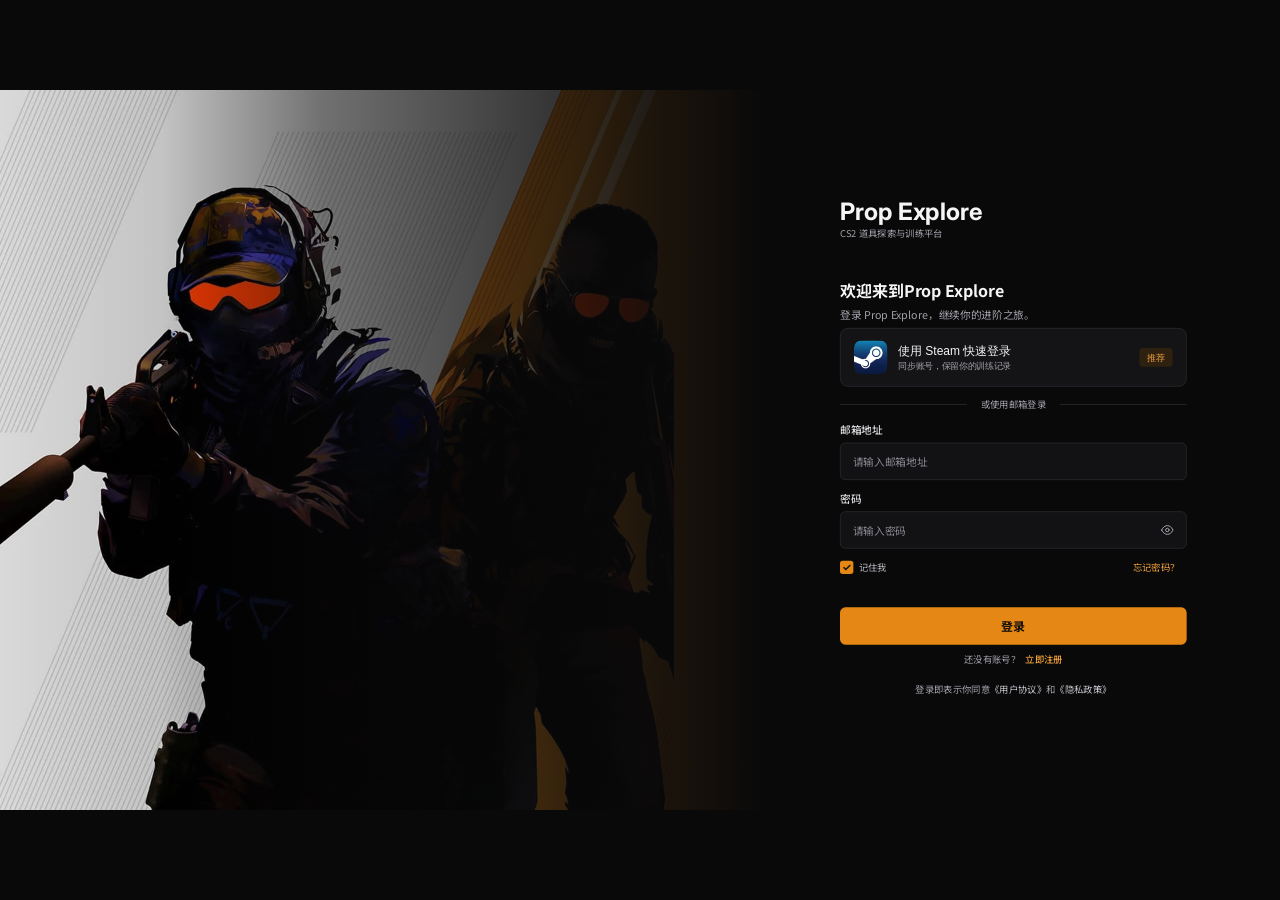
<file: works/prop-explore/index.html>
<!DOCTYPE html>
<html lang="zh-CN">
<head>
<meta charset="UTF-8">
<meta name="viewport" content="width=device-width, initial-scale=1.0">
<title>Prop Explore · 登录</title>
<link rel="icon" type="image/png" href="assets/steam-icon.png">
<link rel="preconnect" href="https://fonts.googleapis.com">
<link rel="preconnect" href="https://fonts.gstatic.com" crossorigin>
<link href="https://fonts.googleapis.com/css2?family=Inter:wght@400;500;700&family=Noto+Sans+SC:wght@400;500;700&display=swap" rel="stylesheet">
<link rel="stylesheet" href="css/style.css">
</head>
<body class="page-login">
<div class="stage login-stage" id="stage">

  <!-- 左侧视觉区 -->
  <div class="login-visual">
    <img class="hero" id="loginHero" src="assets/hero-login.jpg" alt="CS2 角色视觉">
    <div class="orange-edge"></div>
    <div class="fade"></div>
  </div>

  <!-- 右侧登录面板 -->
  <div class="login-panel">
    <h1 class="brand-name">Prop Explore</h1>
    <p class="brand-desc">CS2 道具探索与训练平台</p>

    <h2 class="login-title">欢迎来到Prop Explore</h2>
    <p class="login-sub">登录 Prop Explore，继续你的进阶之旅。</p>

    <button type="button" class="steam-btn" id="steamBtn">
      <span class="steam-icon" role="img" aria-label="Steam"></span>
      <span class="steam-texts">
        <span class="steam-title">使用 Steam 快速登录</span><br>
        <span class="steam-sub">同步账号，保留你的训练记录</span>
      </span>
      <span class="steam-badge">推荐</span>
    </button>

    <div class="divider">
      <span class="line"></span>
      <span class="divider-text">或使用邮箱登录</span>
      <span class="line"></span>
    </div>

    <form id="loginForm" novalidate>
      <div class="field">
        <label class="field-label" for="email">邮箱地址</label>
        <div class="input-wrap">
          <input type="email" id="email" placeholder="请输入邮箱地址" autocomplete="email">
        </div>
      </div>

      <div class="field">
        <label class="field-label" for="password">密码</label>
        <div class="input-wrap">
          <input type="password" id="password" placeholder="请输入密码" autocomplete="current-password">
          <button type="button" class="eye-btn" id="eyeBtn" aria-label="显示密码">
            <svg id="iconEyeOpen" width="20" height="20" viewBox="0 0 20 20" fill="none" stroke="currentColor" stroke-width="1.5" stroke-linecap="round" stroke-linejoin="round">
              <path d="M1.5 10C3.5 5.5 6.8 3.5 10 3.5C13.2 3.5 16.5 5.5 18.5 10C16.5 14.5 13.2 16.5 10 16.5C6.8 16.5 3.5 14.5 1.5 10Z"/>
              <circle cx="10" cy="10" r="2.6"/>
            </svg>
            <svg id="iconEyeOff" width="20" height="20" viewBox="0 0 20 20" fill="none" stroke="currentColor" stroke-width="1.5" stroke-linecap="round" stroke-linejoin="round" style="display:none">
              <path d="M2 10c2-4.2 4.9-6.2 8-6.2 1.6 0 3.1.5 4.4 1.5M18 10c-.9 1.7-2 3.1-3.3 4.2"/>
              <path d="M4 16.5 16 3.5"/>
            </svg>
          </button>
        </div>
      </div>

      <div class="login-options">
        <span class="remember" id="rememberRow">
          <span class="checkbox" id="rememberBox">✓</span>
          <span class="remember-text">记住我</span>
        </span>
        <a class="forgot" href="javascript:void(0)">忘记密码？</a>
      </div>

      <button type="submit" class="login-btn">登录</button>
    </form>

    <div class="register-row">
      <span class="hint">还没有账号？</span>
      <a class="link" href="javascript:void(0)">立即注册</a>
    </div>

    <div class="agree-row">
      <span>登录即表示你同意</span>
      <a class="doc" href="javascript:void(0)">《用户协议》</a>
      <span>和</span>
      <a class="doc" href="javascript:void(0)">《隐私政策》</a>
    </div>
  </div>

</div>
<script src="js/app.js"></script>
</body>
</html>
</file>
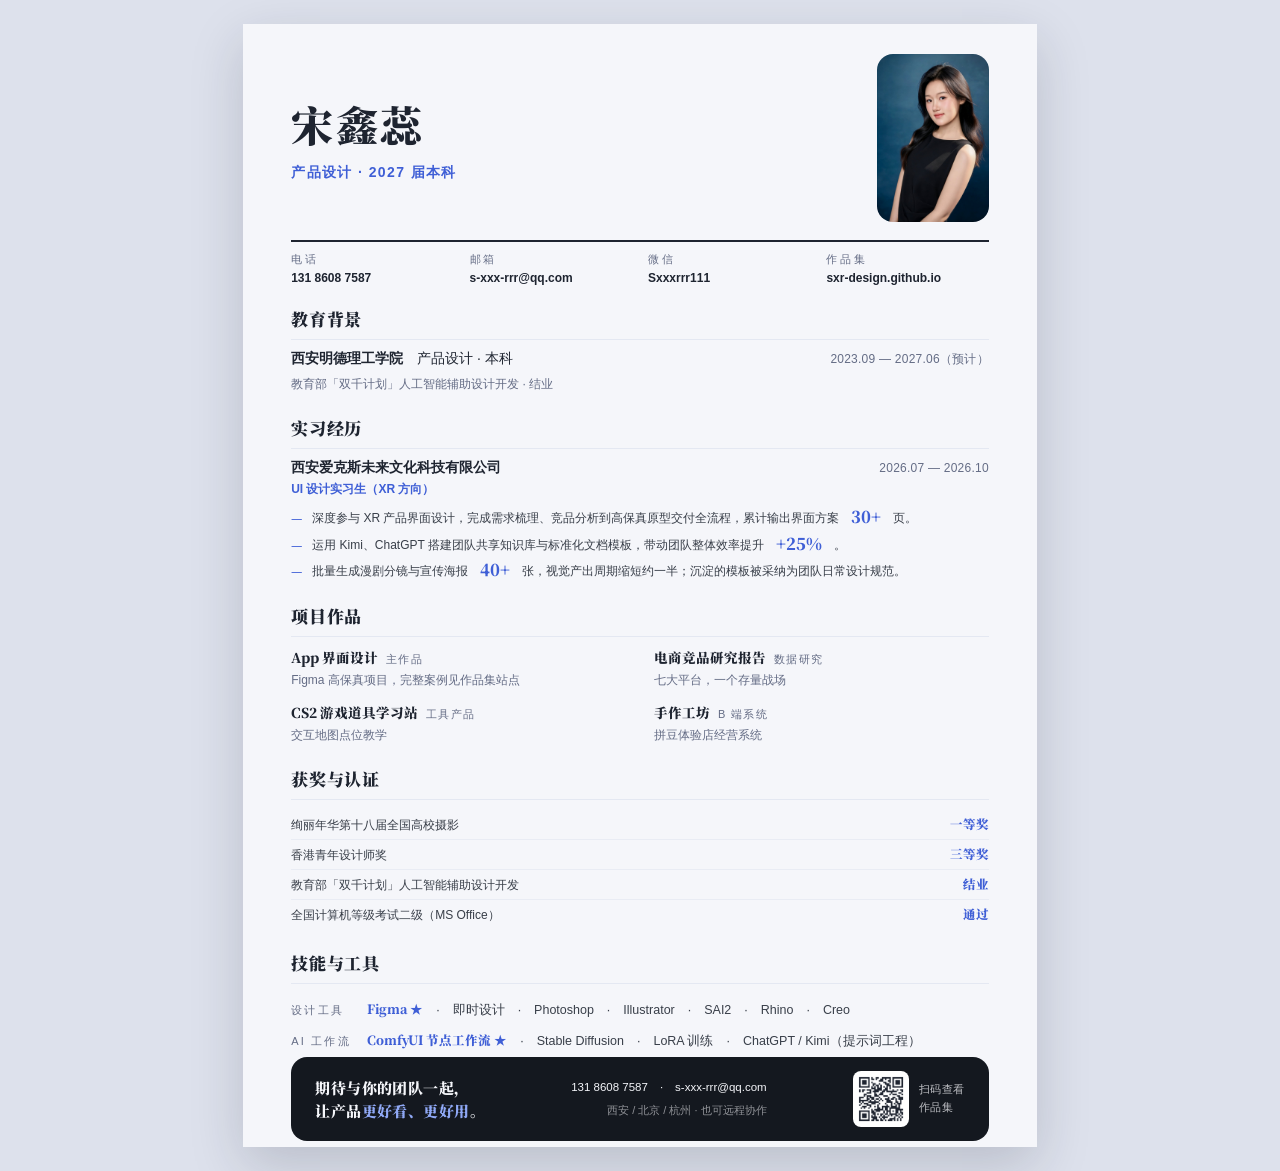
<file: resume.html>
<!DOCTYPE html>
<html lang="zh-CN">
<head>
<meta charset="UTF-8">
<meta name="viewport" content="width=device-width, initial-scale=1.0">
<title>宋鑫蕊 · 简历 | 产品设计</title>
<link rel="preconnect" href="https://fonts.googleapis.com">
<link rel="preconnect" href="https://fonts.gstatic.com" crossorigin>
<link rel="stylesheet" href="https://fonts.googleapis.com/css2?family=Noto+Serif+SC:wght@600;900&display=swap">
<style>
  :root {
    --paper: #F5F6FA;
    --ink: #1E2430;
    --inkdeep: #14181F;
    --muted: #646C85;
    --accent: #3F5FD6;
    --accentlight: #8FA8F5;
    --line: #E4E8F2;
  }
  * { margin: 0; padding: 0; box-sizing: border-box; }
  html, body { background: #DDE1EC; }
  body {
    font-family: "PingFang SC", "Microsoft YaHei", sans-serif;
    color: var(--ink);
    -webkit-print-color-adjust: exact;
    print-color-adjust: exact;
  }

  @page { size: A4 portrait; margin: 0; }

  .sheet {
    width: 210mm; height: 297mm;
    margin: 24px auto;
    background: var(--paper);
    padding: 30px 48px 30px;
    display: flex; flex-direction: column;
    box-shadow: 0 18px 50px rgba(30,36,48,.18);
    overflow: hidden;
  }
  @media print {
    html, body { background: #fff; }
    .sheet { margin: 0; box-shadow: none; }
  }

  .serif { font-family: "Noto Serif SC", "Songti SC", SimSun, serif; }
  .rule { height: 1px; background: var(--line); }

  /* ── 头部 ── */
  header { display: flex; justify-content: space-between; align-items: center; gap: 32px; }
  .head-left h1 { font-size: 42px; font-weight: 900; letter-spacing: .06em; }
  .head-sub { margin-top: 10px; font-size: 14px; font-weight: 600; color: var(--accent); letter-spacing: .1em; }

  .photo-frame img {
    width: 112px; height: 168px; object-fit: cover; border-radius: 16px; display: block;
  }

  /* ── 联系条 ── */
  .contact-band {
    margin-top: 18px;
    display: grid; grid-template-columns: repeat(4, 1fr); gap: 16px;
    border-top: 2px solid var(--ink);
    padding-top: 10px;
  }
  .contact-band .k { font-size: 11px; letter-spacing: .24em; color: var(--muted); }
  .contact-band .v { font-size: 12px; color: var(--ink); margin-top: 4px; font-weight: 600; }

  /* ── 区块：标题说话，不加序号与英文 ── */
  section { margin-top: 21px; }
  section h2 { font-size: 17px; font-weight: 900; letter-spacing: .04em; }
  section .rule { margin-top: 8px; margin-bottom: 10px; }

  .metric { font-family: "Noto Serif SC", serif; font-weight: 900; color: var(--accent); font-size: 1.35em; line-height: 1; padding: 0 .12em; }

  .row-between { display: flex; justify-content: space-between; align-items: baseline; gap: 12px; }
  .date { font-size: 12px; color: var(--muted); flex-shrink: 0; letter-spacing: .02em; }

  /* 教育 */
  .edu-school { font-size: 14px; font-weight: 700; }
  .edu-school .major { font-weight: 500; }
  .edu-sub { margin-top: 6px; font-size: 12px; color: var(--muted); line-height: 1.7; }
  .edu-sub strong { font-family: "Noto Serif SC", serif; font-weight: 900; color: var(--accent); font-size: 1.2em; padding: 0 .08em; }

  /* 实习 */
  .exp-company { font-size: 14px; font-weight: 700; }
  .exp-role { margin-top: 4px; font-size: 12px; font-weight: 600; color: var(--accent); }
  .exp-list { margin-top: 10px; display: flex; flex-direction: column; gap: 6px; }
  .exp-list li { list-style: none; display: flex; gap: 10px; font-size: 12px; line-height: 1.7; color: rgba(30,36,48,.88); }
  .exp-list li::before { content: "—"; color: var(--accent); font-family: "Noto Serif SC", serif; font-weight: 900; flex-shrink: 0; }

  /* 作品：无卡片，名称+一行说明 */
  .works-grid { display: grid; grid-template-columns: 1fr 1fr; gap: 12px 28px; }
  .work-item .name { font-size: 13.5px; font-weight: 900; font-family: "Noto Serif SC", serif; }
  .work-item .name .cat { font-family: "PingFang SC", "Microsoft YaHei", sans-serif; font-size: 11px; font-weight: 500; color: var(--muted); letter-spacing: .12em; margin-left: 8px; }
  .work-item .desc { font-size: 12px; color: var(--muted); margin-top: 4px; line-height: 1.6; }

  /* 获奖 */
  .award-list { display: flex; flex-direction: column; }
  .award-list .row {
    display: flex; justify-content: space-between; align-items: baseline; gap: 12px;
    padding: 5px 0; border-bottom: 1px solid rgba(228,232,242,.7);
    font-size: 12px; color: rgba(30,36,48,.88);
  }
  .award-list .row:last-child { border-bottom: none; }
  .award-list .row .lv { font-family: "Noto Serif SC", serif; font-size: 12.5px; color: var(--accent); font-weight: 900; flex-shrink: 0; }

  /* 技能 */
  .skill-group { display: flex; gap: 16px; padding: 4px 0; align-items: baseline; }
  .skill-group .g { font-size: 11px; letter-spacing: .2em; color: var(--muted); flex-shrink: 0; width: 60px; }
  .skill-group .items { font-size: 12.5px; line-height: 1.8; color: rgba(30,36,48,.88); }
  .skill-group .items b { font-family: "Noto Serif SC", serif; font-weight: 900; color: var(--accent); }

  /* ── 底部深色条 ── */
  footer {
    margin-top: auto;
    background: var(--inkdeep); color: var(--paper);
    border-radius: 16px;
    padding: 14px 24px;
    display: flex; align-items: center; justify-content: space-between; gap: 20px;
  }
  footer .slogan { font-family: "Noto Serif SC", serif; font-size: 15px; font-weight: 900; line-height: 1.55; letter-spacing: .03em; }
  footer .slogan em { font-style: normal; color: var(--accentlight); }
  footer .meta { text-align: right; font-size: 11px; color: rgba(245,246,250,.55); line-height: 2; flex-shrink: 0; }
  footer .meta b { color: var(--paper); font-weight: 500; font-size: 11.5px; }
  footer .qr { display: flex; align-items: center; gap: 10px; flex-shrink: 0; }
  footer .qr img { width: 56px; height: 56px; border-radius: 8px; background: #fff; padding: 3px; display: block; }
  footer .qr span { font-size: 11px; line-height: 1.6; color: rgba(245,246,250,.75); letter-spacing: .05em; }
</style>
</head>
<body>
<div class="sheet">

  <header>
    <div class="head-left">
      <h1 class="serif">宋鑫蕊</h1>
      <p class="head-sub">产品设计 · 2027 届本科</p>
    </div>
    <div class="photo-frame">
      <img src="photo.jpg" alt="宋鑫蕊个人照片">
    </div>
  </header>

  <div class="contact-band">
    <div class="item"><div class="k">电话</div><div class="v">131 8608 7587</div></div>
    <div class="item"><div class="k">邮箱</div><div class="v">s-xxx-rrr@qq.com</div></div>
    <div class="item"><div class="k">微信</div><div class="v">Sxxxrrr111</div></div>
    <div class="item"><div class="k">作品集</div><div class="v">sxr-design.github.io</div></div>
  </div>

  <section>
    <h2 class="serif">教育背景</h2>
    <div class="rule"></div>
    <div class="row-between">
      <div class="edu-school">西安明德理工学院　<span class="major">产品设计 · 本科</span></div>
      <div class="date">2023.09 — 2027.06（预计）</div>
    </div>
    <p class="edu-sub">教育部「双千计划」人工智能辅助设计开发 · 结业</p>
  </section>

  <section>
    <h2 class="serif">实习经历</h2>
    <div class="rule"></div>
    <div class="row-between">
      <div class="exp-company">西安爱克斯未来文化科技有限公司</div>
      <div class="date">2026.07 — 2026.10</div>
    </div>
    <p class="exp-role">UI 设计实习生（XR 方向）</p>
    <ul class="exp-list">
      <li>深度参与 XR 产品界面设计，完成需求梳理、竞品分析到高保真原型交付全流程，累计输出界面方案 <span class="metric">30+</span> 页。</li>
      <li>运用 Kimi、ChatGPT 搭建团队共享知识库与标准化文档模板，带动团队整体效率提升 <span class="metric">+25%</span>。</li>
      <li>批量生成漫剧分镜与宣传海报 <span class="metric">40+</span> 张，视觉产出周期缩短约一半；沉淀的模板被采纳为团队日常设计规范。</li>
    </ul>
  </section>

  <section>
    <h2 class="serif">项目作品</h2>
    <div class="rule"></div>
    <div class="works-grid">
      <div class="work-item">
        <div class="name">App 界面设计<span class="cat">主作品</span></div>
        <div class="desc">Figma 高保真项目，完整案例见作品集站点</div>
      </div>
      <div class="work-item">
        <div class="name">电商竞品研究报告<span class="cat">数据研究</span></div>
        <div class="desc">七大平台，一个存量战场</div>
      </div>
      <div class="work-item">
        <div class="name">CS2 游戏道具学习站<span class="cat">工具产品</span></div>
        <div class="desc">交互地图点位教学</div>
      </div>
      <div class="work-item">
        <div class="name">手作工坊<span class="cat">B 端系统</span></div>
        <div class="desc">拼豆体验店经营系统</div>
      </div>
    </div>
  </section>

  <section>
    <h2 class="serif">获奖与认证</h2>
    <div class="rule"></div>
    <div class="award-list">
      <div class="row"><span>绚丽年华第十八届全国高校摄影</span><span class="lv">一等奖</span></div>
      <div class="row"><span>香港青年设计师奖</span><span class="lv">三等奖</span></div>
      <div class="row"><span>教育部「双千计划」人工智能辅助设计开发</span><span class="lv">结业</span></div>
      <div class="row"><span>全国计算机等级考试二级（MS Office）</span><span class="lv">通过</span></div>
    </div>
  </section>

  <section>
    <h2 class="serif">技能与工具</h2>
    <div class="rule"></div>
    <div class="skill-group">
      <div class="g">设计工具</div>
      <div class="items"><b>Figma ★</b>　·　即时设计　·　Photoshop　·　Illustrator　·　SAI2　·　Rhino　·　Creo</div>
    </div>
    <div class="skill-group">
      <div class="g">AI 工作流</div>
      <div class="items"><b>ComfyUI 节点工作流 ★</b>　·　Stable Diffusion　·　LoRA 训练　·　ChatGPT / Kimi（提示词工程）</div>
    </div>
  </section>

  <footer>
    <p class="slogan">期待与你的团队一起，<br>让产品<em>更好看、更好用</em>。</p>
    <div class="meta">
      <b>131 8608 7587　·　s-xxx-rrr@qq.com</b><br>
      西安 / 北京 / 杭州 · 也可远程协作
    </div>
    <div class="qr">
      <img src="qr.png" alt="作品集二维码">
      <span>扫码查看<br>作品集</span>
    </div>
  </footer>

</div>
</body>
</html>
</file>
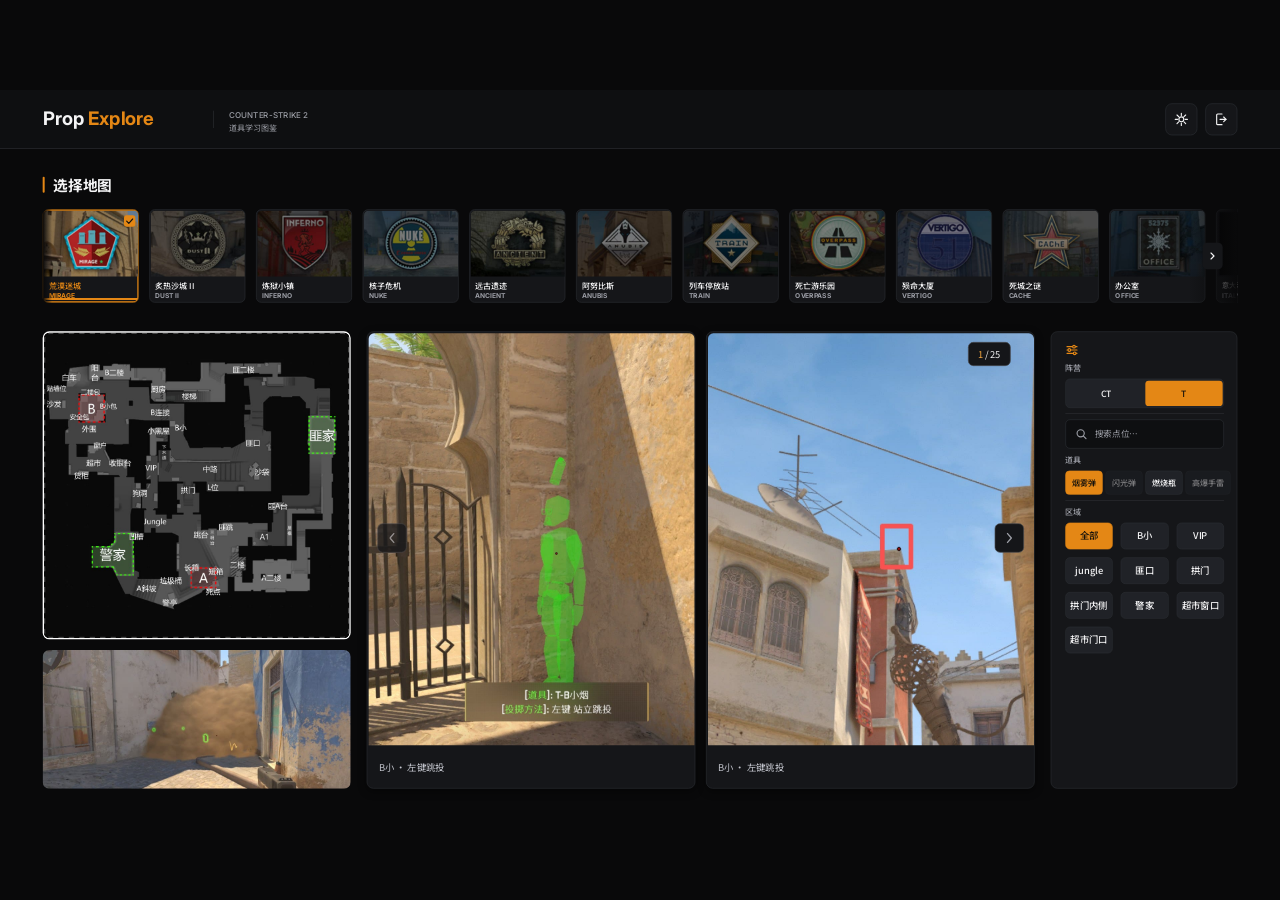
<file: works/prop-explore/home.html>
<!DOCTYPE html>
<html lang="zh-CN" data-theme="dark">
<head>
<meta charset="UTF-8">
<meta name="viewport" content="width=device-width, initial-scale=1.0">
<title>Prop Explore · 道具学习图鉴</title>
<link rel="icon" type="image/png" href="assets/steam-icon.png">
<link rel="preconnect" href="https://fonts.googleapis.com">
<link rel="preconnect" href="https://fonts.gstatic.com" crossorigin>
<link href="https://fonts.googleapis.com/css2?family=Inter:wght@400;500;700&family=Noto+Sans+SC:wght@400;500;700&display=swap" rel="stylesheet">
<link rel="stylesheet" href="css/style.css">
</head>
<body class="page-home">
<div class="stage home-stage" id="stage">

  <!-- 顶部导航 -->
  <header class="topbar">
    <div class="logo">Prop <span class="accent">Explore</span></div>
    <div class="brand-divider"></div>
    <div class="brand-en">COUNTER-STRIKE 2</div>
    <div class="brand-cn">道具学习图鉴</div>

    <button class="nav-btn filter-btn" id="filterBtn" aria-label="展开筛选面板">
      <svg width="20" height="20" viewBox="0 0 20 20" fill="none" stroke="currentColor" stroke-width="1.7" stroke-linecap="round" stroke-linejoin="round">
        <path d="M2.5 5h15M2.5 10h15M2.5 15h15"/>
        <circle cx="13" cy="5" r="2" fill="var(--card)" stroke="currentColor"/>
        <circle cx="6" cy="10" r="2" fill="var(--card)" stroke="currentColor"/>
        <circle cx="14" cy="15" r="2" fill="var(--card)" stroke="currentColor"/>
      </svg>
    </button>

    <button class="nav-btn theme-btn" id="themeBtn" aria-label="切换至浅色主题">
      <!-- 太阳图标（暗色态显示，点击切换浅色） -->
      <svg id="iconSun" width="22" height="22" viewBox="0 0 22 22" fill="none" stroke="currentColor" stroke-width="1.7" stroke-linecap="round">
        <circle cx="11" cy="11" r="3.67"/>
        <path d="M16.6 11H20.2M11 16.6V20.2M5.4 11H1.8M11 5.4V1.8M14.96 14.96 17.51 17.51M14.96 7.04 17.51 4.49M7.04 14.96 4.49 17.51M7.04 7.04 4.49 4.49"/>
      </svg>
      <!-- 月亮图标（亮色态显示，点击切换暗色） -->
      <svg id="iconMoon" width="22" height="22" viewBox="0 0 22 22" fill="none" stroke="currentColor" stroke-width="1.7" stroke-linecap="round" stroke-linejoin="round" style="display:none">
        <path d="M18.3 13.5A7.3 7.3 0 0 1 8.5 3.7 7.3 7.3 0 1 0 18.3 13.5Z"/>
      </svg>
    </button>

    <button class="nav-btn logout-btn" id="logoutBtn" aria-label="退出登录">
      <svg width="22" height="22" viewBox="0 0 22 22" fill="none" stroke="currentColor" stroke-width="1.7" stroke-linecap="round" stroke-linejoin="round">
        <path d="M12 3H5.5A1.5 1.5 0 0 0 4 4.5v13A1.5 1.5 0 0 0 5.5 19H12"/>
        <path d="M14.5 7.5 18 11l-3.5 3.5"/>
        <path d="M9 11h9"/>
      </svg>
    </button>

    <div class="nav-line"></div>
  </header>

  <!-- 选择地图 -->
  <div class="section-head">
    <span class="accent-bar"></span>
    <span class="section-title">选择地图</span>
  </div>

  <div class="map-strip">
    <div class="map-track" id="mapTrack"></div>
    <div class="strip-fade left"></div>
    <div class="strip-fade right"></div>
    <button class="slide-hint" id="slideHint" aria-label="滑动查看更多">
      <svg width="18" height="18" viewBox="0 0 18 18" fill="none" stroke="currentColor" stroke-width="1.7" stroke-linecap="round" stroke-linejoin="round">
        <path d="M6.5 4.5 11 9l-4.5 4.5"/>
      </svg>
    </button>
  </div>

  <!-- 内容区 -->
  <main class="content">

    <!-- 左：雷达图 + 道具效果图 -->
    <div class="radar-col">
      <button class="radar-toggle" id="radarToggle" type="button" aria-expanded="true">
        <span class="radar-toggle-text">地图点位图</span>
        <svg width="16" height="16" viewBox="0 0 16 16" fill="none" stroke="currentColor" stroke-width="1.7" stroke-linecap="round" stroke-linejoin="round">
          <path d="M3.5 10 8 5.5l4.5 4.5"/>
        </svg>
      </button>
      <div class="radar-box">
        <img src="assets/radar.jpg" alt="荒漠迷城 俯视雷达图">
      </div>
      <div class="effect-box">
        <img class="effect-img" id="effectImg" alt="道具效果图">
        <span class="ph1">道具效果图</span>
        <span class="ph2">图片占位</span>
      </div>
    </div>

    <!-- 中：双图预览 -->
    <div class="preview-col">
      <div class="spot-card card-a">
        <div class="thumb" role="img" aria-label="点位场景图 1"></div>
        <div class="caption"><span>W+跳跃投掷</span></div>
      </div>
      <div class="spot-card card-b">
        <div class="thumb" role="img" aria-label="点位场景图 2"></div>
        <div class="caption"><span>W+跳跃投掷</span></div>
      </div>

      <button class="page-btn prev" disabled aria-label="上一张">
        <svg width="8" height="16" viewBox="0 0 8 16" fill="none" stroke="currentColor" stroke-width="2" stroke-linecap="round" stroke-linejoin="round">
          <path d="M7 1 1 8l6 7"/>
        </svg>
      </button>
      <button class="page-btn next" disabled aria-label="下一张">
        <svg width="8" height="16" viewBox="0 0 8 16" fill="none" stroke="currentColor" stroke-width="2" stroke-linecap="round" stroke-linejoin="round">
          <path d="M1 1l6 7-6 7"/>
        </svg>
      </button>
      <div class="page-counter">
        <span class="cur">1</span><span class="total">/ 1</span>
      </div>
    </div>

    <!-- 右：筛选面板 -->
    <aside class="filter-panel">
      <span class="filter-head-icon">
        <svg width="20" height="20" viewBox="0 0 20 20" fill="none" stroke="currentColor" stroke-width="1.7" stroke-linecap="round" stroke-linejoin="round">
          <path d="M2.5 5h15M2.5 10h15M2.5 15h15"/>
          <circle cx="13" cy="5" r="2" fill="var(--card)" stroke="currentColor"/>
          <circle cx="6" cy="10" r="2" fill="var(--card)" stroke="currentColor"/>
          <circle cx="14" cy="15" r="2" fill="var(--card)" stroke="currentColor"/>
        </svg>
      </span>

      <span class="filter-label faction">阵营</span>
      <div class="faction-seg" id="factionSeg" data-active="t">
        <span class="seg-thumb"></span>
        <button class="seg-item" data-side="ct" type="button">CT</button>
        <button class="seg-item" data-side="t" type="button">T</button>
      </div>

      <div class="filter-divider d1"></div>

      <div class="search-box">
        <svg width="20" height="20" viewBox="0 0 20 20" fill="none" stroke="currentColor" stroke-width="1.7" stroke-linecap="round">
          <circle cx="9" cy="9" r="5.4"/>
          <path d="M13.2 13.2 17 17"/>
        </svg>
        <input type="text" placeholder="搜索点位…">
      </div>

      <span class="filter-label prop">道具</span>
      <div class="prop-chips" id="propChips">
        <button class="chip active" type="button" data-prop="smoke">烟雾弹</button>
        <button class="chip" type="button" data-prop="flash">闪光弹</button>
        <button class="chip" type="button" data-prop="molotov">燃烧瓶</button>
        <button class="chip" type="button" data-prop="he">高爆手雷</button>
      </div>

      <div class="filter-divider d2"></div>

      <span class="filter-label region">区域</span>
      <div class="region-grid" id="regionGrid"></div>
    </aside>
  </main>

  <!-- 轻提示（道具未上新等） -->
  <div class="toast" id="toast" role="status"></div>

  <!-- 地图未上线 · 提示弹窗 -->
  <div class="modal-mask" id="modalMask">
    <div class="modal" role="dialog" aria-modal="true">
      <span class="modal-msg">暂未上线，敬请期待。</span>
      <button class="modal-btn" id="modalOk" type="button">知道了</button>
    </div>
  </div>

</div>
<script src="js/app.js"></script>
</body>
</html>
</file>
<file: works/prop-explore/css/style.css>
/* ============================================================
   Prop Explore · Design System v1.0
   1:1 复刻自 Figma「cs网站」设计稿
   字体: Noto Sans SC / Inter
   ============================================================ */

* { margin: 0; padding: 0; box-sizing: border-box; }

:root {
  /* 暗色模式 / Dark */
  --page: #09090A;
  --nav: #0E0F11;
  --card: #151619;
  --muted: #202227;
  --muted-box: #111215;
  --search-bg: #0E0F11;
  --border: #2A2C31;
  --border-strong: #48494E;
  --border-modal: #43413D;
  --text: #F4F4F5;
  --text-2: #9B9DA5;
  --text-3: #C4C6CE;
  --text-faint: #777D88;
  --brand: #E48715;
  --brand-text: #E48715;
  --on-brand: #14110C;
  --on-brand-2: #13110E;
  --page-num: #F4A740;
  --pag-border: #48494E;
  --pag-bg: #151619;
  --radar-stroke: #FFFFFF;
  --strip-fade: #09090A;
  --shadow-card: rgba(0, 0, 0, 0.45);
}

[data-theme="light"] {
  /* 亮色模式 / Light */
  --page: #F4F6F8;
  --nav: #FFFFFF;
  --card: #FFFFFF;
  --muted: #EDF0F4;
  --muted-box: #F0F2F5;
  --search-bg: #FFFFFF;
  --border: #D4DAE3;
  --border-strong: #AEB8C5;
  --border-modal: #D4DAE3;
  --text: #202733;
  --text-2: #566174;
  --text-3: #566174;
  --text-faint: #626D80;
  --brand: #E48715;
  --brand-text: #9C4B00;
  --on-brand: #201A12;
  --on-brand-2: #201A12;
  --page-num: #9C4B00;
  --pag-border: #AEB8C5;
  --pag-bg: #FFFFFF;
  --radar-stroke: #202733;
  --strip-fade: #F4F6F8;
  --shadow-card: rgba(32, 39, 51, 0.18);
}

html, body {
  width: 100%;
  height: 100%;
  overflow: hidden;
  font-family: 'Noto Sans SC', 'Inter', -apple-system, sans-serif;
  -webkit-font-smoothing: antialiased;
}

body.page-login { background: #09090A; }
body.page-home { background: var(--page); transition: background .25s ease; }

/* ---------- 1920×1080 设计画布，等比缩放居中 ---------- */
.stage {
  position: absolute;
  top: 0;
  left: 0;
  width: 1920px;
  height: 1080px;
  transform-origin: 0 0;
}

/* ============================================================
   登录页 / Prop Explore · 登录
   ============================================================ */
.login-stage { background: #09090A; }

.login-visual { position: absolute; left: 0; top: 0; width: 1211px; height: 1080px; }
.login-visual .hero {
  position: absolute; left: 0; top: 0; width: 1080px; height: 1080px;
  object-fit: cover; display: block;
}
.login-visual .orange-edge {
  position: absolute; left: 1011px; top: 0; width: 199px; height: 1080px;
  background: #E48715;
}
.login-visual .fade {
  position: absolute; left: 0; top: 0; width: 1211px; height: 1080px;
  background: linear-gradient(90deg,
    rgba(9, 9, 10, 0) 0%,
    rgba(9, 9, 10, 0.1) 20%,
    rgba(9, 9, 10, 0.5) 40%,
    rgba(9, 9, 10, 0.9) 80%,
    #09090A 95%);
}

.login-panel { position: absolute; left: 1260px; top: 160px; width: 520px; }

.brand-name {
  font-family: 'Inter', sans-serif;
  font-size: 36px; font-weight: 700; line-height: 45px;
  color: #F5F5F6;
}
.brand-desc {
  margin-top: 0;
  font-size: 14px; font-weight: 400; line-height: 21px;
  color: #A1A1AA;
}

.login-title {
  margin-top: 48px; /* 274 - 226 = 48，设计稿垂直节奏 */
  font-size: 24px; font-weight: 700; line-height: 51px;
  color: #F5F5F6;
}
.login-sub {
  font-size: 16px; font-weight: 400; line-height: 24px;
  color: #A1A1AA;
}

.steam-btn {
  margin-top: 8px; /* 357-325-24 */
  width: 520px; height: 88px;
  background: #141416;
  border: 1px solid #303034;
  border-radius: 12px;
  display: flex; align-items: center;
  padding: 0 20px;
  cursor: pointer;
  transition: background .15s ease, border-color .15s ease;
}
.steam-btn:hover { background: #17181B; border-color: #3A3A40; }
.steam-btn .steam-icon {
  width: 50px; height: 50px;
  border-radius: 8px;
  background-image: url('../assets/steam-icon.png');
  background-repeat: no-repeat;
  /* Figma imageTransform: 窗口 x 9.59%~93.84%, y 8.28%~91.74%，拉伸至 50×50 */
  background-size: 59.35px 59.92px;
  background-position: -5.69px -4.96px;
  display: block;
}
.steam-texts { margin-left: 16px; }
.steam-title { font-size: 18px; font-weight: 500; line-height: 26px; color: #F5F5F6; }
.steam-sub { font-size: 13px; font-weight: 400; line-height: 20px; color: #A1A1AA; }
.steam-badge {
  margin-left: auto;
  width: 50px; height: 28px;
  background: #2F2110;
  border-radius: 6px;
  font-size: 14px; font-weight: 500; line-height: 20px;
  color: #F2A43F;
  display: flex; align-items: center; justify-content: center;
}

.divider {
  margin-top: 16px; /* 461-445 */
  height: 21px;
  display: flex; align-items: center;
  position: relative;
}
.divider .line { width: 190px; height: 1px; background: #303034; }
.divider .divider-text {
  flex: 1; text-align: center;
  font-size: 14px; font-weight: 400; line-height: 21px;
  color: #A1A1AA;
}

.field { margin-top: 16px; }
.field-label {
  font-size: 16px; font-weight: 500; line-height: 23px;
  color: #D6D6DA;
  display: block;
}
.input-wrap {
  margin-top: 8px;
  width: 520px; height: 56px;
  background: #121214;
  border: 1px solid #303034;
  border-radius: 8px;
  display: flex; align-items: center;
  padding: 0 18px;
  transition: border-color .15s ease;
}
.input-wrap:focus-within { border-color: #E48715; }
.input-wrap input {
  flex: 1; background: none; border: none; outline: none;
  font-family: inherit;
  font-size: 16px; font-weight: 400; line-height: 24px;
  color: #F5F5F6;
}
.input-wrap input::placeholder { color: #85858F; }
.eye-btn {
  width: 20px; height: 20px; margin-left: 12px;
  background: none; border: none; cursor: pointer;
  display: flex; align-items: center; justify-content: center;
  color: #A1A1AA;
}
.eye-btn:hover { color: #D6D6DA; }

.login-options {
  margin-top: 16px; /* 704-660-... 视觉对齐 */
  height: 24px;
  display: flex; align-items: center; justify-content: space-between;
}
.remember { display: flex; align-items: center; cursor: pointer; }
.checkbox {
  width: 20px; height: 20px;
  background: #E48715;
  border-radius: 4px;
  display: flex; align-items: center; justify-content: center;
  font-family: 'Inter', sans-serif;
  font-size: 16px; font-weight: 700;
  color: #16110A;
  user-select: none;
}
.checkbox.unchecked { background: #121214; border: 1px solid #303034; color: transparent; }
.checkbox { box-sizing: border-box; }
.remember-text {
  margin-left: 8px;
  font-size: 14px; font-weight: 400; line-height: 21px;
  color: #B5B5BD;
}
.forgot {
  font-size: 14px; font-weight: 400; line-height: 21px;
  color: #F0A13C;
  text-decoration: none;
  margin-right: 11px;
}
.forgot:hover { text-decoration: underline; }

.login-btn {
  margin-top: 48px; /* 776 - 728 = 48 */
  width: 520px; height: 56px;
  background: #E48715;
  border: none; border-radius: 8px;
  font-family: inherit;
  font-size: 18px; font-weight: 700; line-height: 26px;
  color: #17110A;
  cursor: pointer;
  transition: background .15s ease;
}
.login-btn:hover { background: #F09522; }
.login-btn:active { background: #D17A10; }

.register-row {
  margin-top: 8px; /* 840-832 */
  height: 28px;
  display: flex; align-items: center; justify-content: center;
  gap: 8px;
  font-size: 14px; line-height: 23px;
}
.register-row .hint { font-weight: 400; color: #A1A1AA; }
.register-row .link { font-weight: 500; color: #F0A13C; text-decoration: none; }
.register-row .link:hover { text-decoration: underline; }

.agree-row {
  margin-top: 8px; /* 876-868 */
  height: 44px;
  display: flex; align-items: center; justify-content: center;
  font-size: 14px; font-weight: 400; line-height: 20px;
  color: #A1A1AA;
}
.agree-row .doc { color: #C7C7CE; text-decoration: none; }
.agree-row .doc:hover { color: #F0A13C; }

/* ============================================================
   主页 / Prop Explore · 暗色/亮色主页
   ============================================================ */
.home-stage { background: var(--page); transition: background .25s ease; }

/* ---------- 顶部导航 1920×88 ---------- */
.topbar {
  position: absolute; left: 0; top: 0;
  width: 1920px; height: 88px;
  background: var(--nav);
  transition: background .25s ease;
}
.topbar .logo {
  position: absolute; left: 64px; top: 23px;
  font-family: 'Inter', sans-serif;
  font-size: 28px; font-weight: 700; line-height: 39.2px;
  color: var(--text);
  white-space: nowrap;
  transition: color .25s ease;
}
.topbar .logo .accent { color: var(--brand-text); }
.topbar .brand-divider {
  position: absolute; left: 320px; top: 31px;
  width: 1px; height: 26px;
  background: var(--border);
  transition: background .25s ease;
}
.topbar .brand-en {
  position: absolute; left: 344px; top: 30px;
  font-family: 'Inter', sans-serif;
  font-size: 12px; font-weight: 500; line-height: 16.8px;
  color: var(--text-2);
  letter-spacing: 0;
  transition: color .25s ease;
}
.topbar .brand-cn {
  position: absolute; left: 344px; top: 48px;
  font-size: 12px; font-weight: 400; line-height: 18px;
  color: var(--text-2);
  transition: color .25s ease;
}
.nav-btn {
  position: absolute; top: 20px;
  width: 48px; height: 48px;
  background: var(--card);
  border: 1px solid var(--border);
  border-radius: 10px;
  cursor: pointer;
  display: flex; align-items: center; justify-content: center;
  color: var(--text);
  transition: background .2s ease, border-color .2s ease, color .2s ease;
}
.nav-btn:hover { border-color: var(--brand); }
.nav-btn.theme-btn { left: 1748px; }
.nav-btn.logout-btn { left: 1808px; }
/* 筛选面板开关：仅移动端显示（桌面端筛选面板常显） */
.nav-btn.filter-btn { display: none; }
.topbar .nav-line {
  position: absolute; left: 0; top: 87px;
  width: 1920px; height: 1px;
  background: var(--border);
  transition: background .25s ease;
}

/* ---------- 选择地图标题栏 ---------- */
.section-head { position: absolute; left: 64px; top: 124px; width: 1792px; height: 36px; }
.section-head .accent-bar {
  position: absolute; left: 0; top: 6px;
  width: 3px; height: 24px;
  background: var(--brand);
  border-radius: 2px;
}
.section-head .section-title {
  position: absolute; left: 16px; top: 2px;
  font-size: 22px; font-weight: 700; line-height: 32px;
  color: var(--text);
  transition: color .25s ease;
}

/* ---------- 地图横向列表 ---------- */
.map-strip { position: absolute; left: 64px; top: 176px; width: 1792px; height: 150px; overflow: hidden; }
.map-track {
  position: absolute; left: 0; top: 0;
  display: flex; gap: 16px;
  padding-top: 3px;
}
.map-card {
  position: relative;
  width: 144px; height: 140px;
  flex: none;
  background: var(--card);
  border: 1px solid var(--border);
  border-radius: 8px;
  cursor: pointer;
  overflow: hidden;
  transition: transform .1s ease, border-color .1s ease, background .25s ease;
}
.map-card:hover {
  transform: translateY(-3px);
  border-color: var(--brand);
}
.map-card.selected {
  border: 1px solid var(--brand);
  box-shadow: inset 0 0 0 1px var(--brand);
}
.map-card .cover {
  position: absolute; left: 1px; top: 1px;
  width: 142px; height: 99px;
  object-fit: cover;
  border-radius: 7px 7px 0 0;
  display: block;
  pointer-events: none;
}
.map-card .map-name {
  position: absolute; left: 8px; top: 105px;
  width: 128px;
  font-size: 12px; font-weight: 500; line-height: 16.8px;
  color: var(--text);
  white-space: nowrap;
  transition: color .25s ease;
  pointer-events: none;
}
.map-card .map-en {
  position: absolute; left: 8px; top: 121px;
  width: 128px;
  font-family: 'Inter', sans-serif;
  font-size: 10px; font-weight: 700; line-height: 14px;
  color: var(--text-2);
  white-space: nowrap;
  transition: color .25s ease;
  pointer-events: none;
}
.map-card.name-long .map-name { font-size: 11px; line-height: 15.4px; }
.map-card.selected .map-name { color: var(--brand-text); }
.map-card.selected .map-en { color: var(--brand-text); }
.map-card .selected-bar {
  position: absolute; left: 0; bottom: 3px;
  width: 144px; height: 3px;
  background: var(--brand);
  display: none;
}
.map-card.selected .selected-bar { display: block; }
.map-card .check {
  position: absolute; right: 4px; top: 8px;
  width: 17px; height: 17px;
  background: var(--brand);
  border-radius: 4px;
  display: none;
  align-items: center; justify-content: center;
  color: var(--on-brand-2);
}
.map-card.selected .check { display: flex; }

.strip-fade {
  position: absolute; top: 0; height: 150px;
  pointer-events: none;
  z-index: 2;
}
.strip-fade.left { left: 0; width: 14px; background: linear-gradient(90deg, var(--strip-fade) 0%, rgba(0,0,0,0) 100%); }
.strip-fade.right { right: 0; width: 72px; background: linear-gradient(270deg, var(--strip-fade) 0%, rgba(0,0,0,0) 100%); }
.slide-hint {
  position: absolute; right: 22px; top: 53px;
  width: 30px; height: 40px;
  background: var(--card);
  border: none;
  border-radius: 7px;
  cursor: pointer;
  display: flex; align-items: center; justify-content: center;
  color: var(--text);
  z-index: 3;
  transition: background .2s ease, color .2s ease;
}
.slide-hint:hover { color: var(--brand); }

/* ---------- 内容区 ---------- */
.content { position: absolute; left: 64px; top: 362px; width: 1792px; height: 686px; }

/* 左侧：雷达图 + 道具效果图 */
.radar-col { position: absolute; left: 0; top: 0; width: 462px; height: 686px; }
.radar-box {
  position: absolute; left: 0; top: 0;
  width: 462px; height: 462px;
  border: 2px solid var(--radar-stroke);
  border-radius: 10px;
  overflow: hidden;
  transition: border-color .25s ease;
}
.radar-box img { width: 100%; height: 100%; object-fit: cover; display: block; }
.radar-box .ph1 {
  position: absolute; left: 195px; top: 204px;
  font-size: 18px; font-weight: 500; line-height: 26px;
  color: var(--text-2);
}
.radar-box .ph2 {
  position: absolute; left: 197px; top: 221px;
  font-size: 12px; font-weight: 400; line-height: 20px;
  color: var(--text-faint);
}
/* 雷达图收起开关：仅移动端显示 */
.radar-toggle { display: none; }
.effect-box {
  position: absolute; left: 0; top: 478px;
  width: 462px; height: 208px;
  background: var(--muted-box);
  border-radius: 10px;
  transition: background .25s ease;
}
.effect-box .ph1 {
  position: absolute; left: 186px; top: 55px;
  font-size: 18px; font-weight: 500; line-height: 26px;
  color: var(--text-2);
}
.effect-box .ph2 {
  position: absolute; left: 207px; top: 89px;
  font-size: 12px; font-weight: 400; line-height: 20px;
  color: var(--text-faint);
}

/* 中间：双图预览 */
.preview-col { position: absolute; left: 486px; top: 0; width: 1002px; height: 686px; }
.spot-card {
  position: absolute; top: 0;
  width: 493px; height: 686px;
  background: var(--card);
  border: 1px solid var(--border);
  border-radius: 10px;
  box-shadow: 0 4px 12px var(--shadow-card);
  overflow: hidden;
  transition: background .25s ease, border-color .25s ease;
}
.spot-card.card-a { left: 0; }
.spot-card.card-b { left: 509px; }
.spot-card .thumb {
  position: absolute; left: 2px; top: 2px;
  width: 489px; height: 618px;
  border-radius: 8px 8px 0 0;
  background-image: url('../assets/spot-1.jpg');
  background-repeat: no-repeat;
  /* Figma imageTransform: 窗口 x 14.45%~35.55%, y 0%~50%，拉伸至 489×618 */
  background-size: 2318.22px 1236px;
  background-position: -335.05px 0;
  /* Figma filters: exposure -0.08, saturation -0.12 */
  filter: brightness(0.946) saturate(0.88);
}
.spot-card.card-b .thumb {
  /* 设计稿点位 2 与点位 1 同图、取景略向右移 */
  background-position: -355px 0;
}
.spot-card .caption {
  position: absolute; left: 1px; top: 620px;
  width: 491px; height: 64px;
  display: flex; align-items: center;
  padding: 0 16px;
}
.spot-card .caption span {
  font-size: 14px; font-weight: 400; line-height: 22px;
  color: var(--text-3);
  transition: color .25s ease;
}
.page-btn {
  position: absolute; top: 288px;
  width: 44px; height: 44px;
  background: var(--pag-bg);
  border: 1px solid var(--pag-border);
  border-radius: 8px;
  cursor: pointer;
  display: flex; align-items: center; justify-content: center;
  color: var(--text-2);
  transition: background .2s ease, border-color .2s ease, color .2s ease;
  z-index: 2;
}
.page-btn:hover:not(:disabled) { border-color: var(--brand); color: var(--brand); }
.page-btn:disabled { cursor: default; opacity: .75; }
.page-btn.prev { left: 16px; }
.page-btn.next { left: 942px; }
.page-counter {
  position: absolute; left: 902px; top: 16px;
  height: 36px;
  background: var(--pag-bg);
  border: 1px solid var(--pag-border);
  border-radius: 8px;
  display: flex; align-items: center;
  padding: 0 14px;
  gap: 2px;
  font-size: 14px; font-weight: 400; line-height: 24px;
  z-index: 2;
  transition: background .2s ease, border-color .2s ease;
}
.page-counter .cur { color: var(--page-num); }
.page-counter .total { color: var(--text); }

/* 右侧：筛选面板 */
.filter-panel {
  position: absolute; left: 1512px; top: 0;
  width: 280px; height: 686px;
  background: var(--card);
  border: 1px solid var(--border);
  border-radius: 10px;
  transition: background .25s ease, border-color .25s ease;
}
.filter-head-icon {
  position: absolute; left: 21px; top: 17px;
  width: 20px; height: 20px;
  color: var(--brand);
  display: flex; align-items: center; justify-content: center;
}
.filter-label {
  font-size: 12px; font-weight: 500; line-height: 16.8px;
  color: var(--text-2);
  transition: color .25s ease;
}
.filter-label.faction { position: absolute; left: 21px; top: 45px; }

.faction-seg {
  position: absolute; left: 21px; top: 70px;
  width: 238px; height: 44px;
  background: var(--muted);
  border: 1px solid var(--border);
  border-radius: 7px;
  padding: 2px;
  display: flex;
  transition: background .25s ease, border-color .25s ease;
}
.seg-thumb {
  position: absolute; top: 2px; left: 2px;
  width: 116px; height: 38px;
  background: var(--brand);
  border-radius: 5px;
  transition: transform .18s ease;
}
.faction-seg[data-active="t"] .seg-thumb { transform: translateX(117px); }
.seg-item {
  position: relative; z-index: 1;
  width: 118px; height: 40px;
  background: none; border: none; cursor: pointer;
  font-family: inherit;
  font-size: 13px; font-weight: 500; line-height: 18.2px;
  color: var(--text);
  transition: color .18s ease;
}
.faction-seg[data-active="ct"] .seg-item[data-side="ct"],
.faction-seg[data-active="t"] .seg-item[data-side="t"] { color: var(--on-brand); }

.filter-divider {
  position: absolute; left: 21px;
  width: 238px; height: 1px;
  background: var(--border);
  transition: background .25s ease;
}
.filter-divider.d1 { top: 122px; }
.filter-divider.d2 { top: 252px; }

.search-box {
  position: absolute; left: 21px; top: 131px;
  width: 238px; height: 44px;
  background: var(--search-bg);
  border: 1px solid var(--border);
  border-radius: 7px;
  display: flex; align-items: center;
  padding: 0 13px;
  gap: 10px;
  transition: background .25s ease, border-color .25s ease;
}
.search-box:focus-within { border-color: var(--brand); }
.search-box svg { color: var(--text-2); flex: none; }
.search-box input {
  flex: 1; background: none; border: none; outline: none;
  font-family: inherit;
  font-size: 13px; font-weight: 400; line-height: 18.2px;
  color: var(--text);
}
.search-box input::placeholder { color: var(--text-2); }

.filter-label.prop { position: absolute; left: 21px; top: 183px; }
.prop-chips {
  position: absolute; left: 21px; top: 208px;
  width: 238px; height: 36px;
  display: flex; gap: 4px;
}
.chip {
  height: 36px;
  padding: 0 9px;
  background: var(--muted);
  border: 1px solid var(--border);
  border-radius: 6px;
  cursor: pointer;
  font-family: inherit;
  font-size: 12px; font-weight: 500; line-height: 16.8px;
  color: var(--chip-text, var(--text));
  white-space: nowrap;
  transition: background .15s ease, border-color .15s ease, color .15s ease;
}
:root { --chip-text: #F4F4F5; }
[data-theme="light"] { --chip-text: #202733; }
.chip:hover { border-color: var(--brand); }
.chip.active {
  background: var(--brand);
  border-color: var(--brand);
  color: var(--on-brand);
}

.filter-label.region { position: absolute; left: 21px; top: 261px; }
.region-grid {
  position: absolute; left: 21px; top: 286px;
  width: 238px;
  display: flex; flex-direction: column; gap: 12px;
}
.region-row { display: flex; gap: 12px; height: 40px; }
.region-tag {
  flex: none; width: 71.33px; height: 40px;
  padding: 0 2px;
  background: var(--muted);
  border: 1px solid var(--border);
  border-radius: 7px;
  cursor: pointer;
  font-family: inherit;
  font-size: 14px; font-weight: 500; line-height: 19.6px;
  color: var(--text);
  white-space: nowrap;
  overflow: hidden;
  transition: background .15s ease, border-color .15s ease, color .15s ease;
}
.region-tag:hover { border-color: var(--brand); }
.region-tag.active {
  background: var(--brand);
  border-color: var(--brand);
  color: var(--on-brand);
}
/* 亮色设计稿中选中区域标签描边保持 #D4DAE3 */
[data-theme="light"] .region-tag.active { border-color: var(--border); }

/* ---------- 弹窗（地图未上线 · 提示） ---------- */
.modal-mask {
  position: absolute; left: 0; top: 0;
  width: 1920px; height: 1080px;
  background: rgba(9, 9, 10, 0.6);
  display: none;
  align-items: center; justify-content: center;
  z-index: 50;
}
.modal-mask.show { display: flex; }
.modal {
  width: 420px; height: 220px;
  background: var(--card);
  border: 1px solid var(--border-modal);
  border-radius: 12px;
  box-shadow: 0 16px 40px rgba(0, 0, 0, 0.45);
  position: relative;
  display: flex; flex-direction: column;
  align-items: center; justify-content: center;
  gap: 24px;
}
.modal::before {
  content: '';
  position: absolute; top: 0; left: 24px; right: 24px;
  height: 3px;
  background: var(--brand);
  border-radius: 0 0 3px 3px;
}
.modal .modal-msg {
  font-size: 16px; font-weight: 400; line-height: 24px;
  color: var(--text);
}
.modal .modal-btn {
  min-width: 96px; height: 36px;
  padding: 0 16px;
  background: var(--brand);
  border: none; border-radius: 6px;
  font-family: inherit;
  font-size: 14px; font-weight: 500; line-height: 20px;
  color: #17110A;
  cursor: pointer;
  transition: background .15s ease;
}
.modal .modal-btn:hover { background: #F09522; }

/* ---------- 道具筛选：未上新禁用态 ---------- */
.chip.disabled {
  opacity: .45;
  cursor: not-allowed;
}
.chip.disabled:hover { border-color: var(--border); }

/* ---------- 道具效果图 ---------- */
.effect-box .effect-img {
  position: absolute; inset: 0;
  width: 100%; height: 100%;
  object-fit: cover;
  border-radius: 10px;
  display: none;
}

/* ---------- 轻提示 Toast ---------- */
.toast {
  position: absolute; left: 50%; bottom: 64px;
  transform: translateX(-50%) translateY(8px);
  padding: 10px 22px;
  background: var(--card);
  border: 1px solid var(--border);
  border-radius: 8px;
  box-shadow: 0 8px 24px var(--shadow-card);
  font-size: 14px; font-weight: 400; line-height: 20px;
  color: var(--text);
  opacity: 0;
  pointer-events: none;
  transition: opacity .2s ease, transform .2s ease;
  z-index: 60;
}
.toast.show { opacity: 1; transform: translateX(-50%) translateY(0); }
/* ============================================================
   移动端自适应 / Mobile (≤900px)
   策略：桌面端保持 1920×1080 舞台等比缩放不动；
   断点内切换为文档流布局，单列重排。
   ============================================================ */
@media (max-width: 900px) {
  html, body { height: auto; overflow: auto; }

  .stage {
    position: static;
    width: 100%;
    height: auto;
    min-height: 100vh;
    transform: none !important;
    overflow-x: hidden;
  }

  /* ---------- 登录页 ---------- */
  body.page-login .stage::before {
    content: '';
    display: block;
    height: 4px;
    background: #E48715;
  }
  /* 顶部恢复主视觉图，向下渐变透明融入页面底色 */
  .login-visual {
    display: block;
    position: absolute;
    left: 0; top: 0;
    width: 100%; height: 520px;
    overflow: hidden;
  }
  .login-visual .hero {
    position: absolute; left: 0; top: 0;
    width: 100%; height: 100%;
    object-fit: cover;
    object-position: center top;
  }
  .login-visual .orange-edge { display: none; }
  .login-visual .fade {
    position: absolute; left: 0; top: 0;
    width: 100%; height: 100%;
    background: linear-gradient(to bottom,
      rgba(9, 9, 10, 0.1) 0%,
      rgba(9, 9, 10, 0.55) 45%,
      rgba(9, 9, 10, 0.92) 78%,
      #09090A 100%);
  }
  .login-panel {
    left: auto;
    top: auto;
    position: relative;
    z-index: 1;
    width: auto;
    margin: 0;
    padding: 64px 24px 48px;
  }
  .brand-name { font-size: 30px; line-height: 38px; }
  .login-title { margin-top: 36px; }
  .steam-btn, .input-wrap, .login-btn { width: 100%; }
  .divider .line { width: auto; flex: 1; }
  .login-btn { margin-top: 32px; }
  .agree-row { height: auto; min-height: 44px; flex-wrap: wrap; text-align: center; }

  /* ---------- 主页 · 顶部导航 ---------- */
  .topbar {
    position: sticky;
    top: 0;
    width: 100%;
    height: 56px;
    z-index: 40;
  }
  .topbar .logo { left: 16px; top: 15px; font-size: 20px; line-height: 28px; }
  .topbar .brand-divider,
  .topbar .brand-en,
  .topbar .brand-cn { display: none; }
  .nav-btn { top: 8px; width: 40px; height: 40px; }
  .nav-btn.theme-btn { left: auto; right: 64px; }
  .nav-btn.logout-btn { left: auto; right: 12px; }
  .topbar .nav-line { top: 55px; width: 100%; }

  /* ---------- 主页 · 地图横滑 ---------- */
  .section-head {
    position: static;
    width: auto;
    height: auto;
    margin: 20px 16px 12px;
    display: flex;
    align-items: center;
  }
  .section-head .accent-bar { position: static; }
  .section-head .section-title { position: static; margin-left: 12px; font-size: 18px; line-height: 26px; }

  .map-strip {
    position: static;
    width: 100%;
    height: 110px;
    overflow-x: auto;
    overflow-y: hidden;
    padding: 0 16px;
  }
  .map-track { position: static; height: 104px; gap: 12px; }
  .map-card { width: 100px; height: 100px; }
  .map-card .cover { width: 98px; height: 64px; }
  .map-card .map-name { top: 68px; width: 84px; font-size: 11px; line-height: 15px; }
  .map-card .map-en { top: 84px; width: 84px; }
  .map-card .selected-bar { width: 100px; }
  .strip-fade, .slide-hint { display: none; }

  /* ---------- 主页 · 内容区单列 ----------
     顺序：筛选面板 → 双图预览 → 雷达图/效果图 */
  .content {
    position: static;
    width: 100%;
    height: auto;
    padding: 16px;
    display: flex;
    flex-direction: column;
    gap: 16px;
  }

  /* 筛选面板：右侧滑出抽屉，不占全屏；点顶栏筛选按钮向右隐藏/向左展开 */
  .filter-panel {
    position: fixed;
    top: 56px;
    right: 0;
    bottom: 0;
    left: auto;
    width: min(340px, 85vw);
    height: auto;
    padding: 16px;
    display: flex;
    flex-direction: column;
    gap: 12px;
    border-radius: 12px 0 0 0;
    box-shadow: -12px 0 32px var(--shadow-card);
    transform: translateX(102%);
    transition: transform .28s ease;
    overflow-y: auto;
    z-index: 45;
  }
  .filter-panel.open { transform: translateX(0); }
  .nav-btn.filter-btn { display: flex; left: auto; right: 116px; }
  .filter-head-icon { display: none; }
  .filter-label.faction,
  .filter-label.prop,
  .filter-label.region { position: static; }
  .faction-seg { position: relative; left: auto; top: auto; width: 100%; height: 44px; }
  /* 阵营分段：左右两半严格均分 */
  .faction-seg .seg-item { flex: 1 1 0; width: auto; }
  .faction-seg .seg-thumb { width: calc(50% - 3px); }
  .faction-seg[data-active="t"] .seg-thumb { transform: translateX(calc(100% + 2px)); }
  .search-box { position: static; width: 100%; }
  .prop-chips { position: static; width: 100%; height: auto; flex-wrap: wrap; }
  /* 道具 chips：等宽分布，视觉统一 */
  .prop-chips .chip { flex: 1 1 0; padding: 0 4px; }
  .filter-divider { position: static; width: 100%; flex: none; }
  .region-grid { position: static; width: 100%; }
  .region-row { display: grid; grid-template-columns: repeat(3, 1fr); gap: 12px; height: auto; }
  .region-tag { flex: none; width: auto; min-width: 0; }

  /* 双图预览：图1 / 图2 并行两列，翻页控件浮于顶部 */
  .preview-col {
    position: relative;
    left: auto;
    top: auto;
    width: 100%;
    height: auto;
    display: flex;
    flex-direction: row;
    gap: 12px;
    padding-top: 0;
  }
  .spot-card {
    position: relative;
    left: auto !important;
    top: auto;
    flex: 1 1 0;
    width: auto;
    height: 340px;
    min-width: 0;
  }
  .spot-card .thumb {
    left: 2px;
    top: 2px;
    right: 2px;
    width: auto;
    height: 236px;
    background-size: cover !important;
    background-position: center !important;
  }
  .spot-card .caption {
    left: 1px;
    right: 1px;
    top: 240px;
    bottom: 1px;
    width: auto;
    height: auto;
    padding: 8px 10px;
    align-items: flex-start;
  }
  .spot-card .caption span { font-size: 12px; line-height: 17px; }
  /* 翻页控件浮到组图之上：按钮在左右两侧垂直居中，页码在右上角（省空间） */
  .page-btn {
    top: 50%;
    transform: translateY(-50%);
    width: 24px;
    height: 24px;
    opacity: .45;
    background: rgba(21,22,25,.42);
    border-radius: 50%;
    border-color: rgba(255,255,255,.18);
    color: #EDEDEF;
    box-shadow: 0 2px 8px rgba(0,0,0,.25);
  }
  .page-btn svg { width: 11px; height: 11px; }
  .page-btn.prev { left: 8px; }
  .page-btn.next { left: auto; right: 8px; }
  .page-counter { left: auto; right: 8px; top: 8px; height: 36px; opacity: .92; }

  /* 雷达图 + 道具效果图 */
  .radar-col {
    position: static;
    width: 100%;
    height: auto;
    display: flex;
    flex-direction: column;
    gap: 12px;
  }
  /* 雷达图可向上收缩：收起后显示「点击展开地图点位图」 */
  .radar-toggle {
    display: flex;
    align-items: center;
    justify-content: space-between;
    width: 100%;
    height: 40px;
    padding: 0 14px;
    background: var(--card);
    border: 1px solid var(--border);
    border-radius: 8px;
    font-family: inherit;
    font-size: 13px;
    font-weight: 500;
    color: var(--text-2);
    cursor: pointer;
  }
  .radar-toggle svg { color: var(--text-faint); transition: transform .2s ease; }
  .radar-col.collapsed .radar-toggle { color: var(--brand-text); }
  .radar-col.collapsed .radar-toggle svg { transform: rotate(180deg); }
  .radar-col.collapsed .radar-box { display: none; }
  .radar-box { position: relative; width: 100%; height: auto; aspect-ratio: 1 / 1; }
  .radar-box .ph1 { left: 50%; top: 45%; transform: translateX(-50%); }
  .radar-box .ph2 { left: 50%; top: 52%; transform: translateX(-50%); }
  .effect-box { position: relative; left: auto; top: auto; width: 100%; height: 200px; }
  .effect-box .ph1 { left: 50%; top: 30%; transform: translateX(-50%); }
  .effect-box .ph2 { left: 50%; top: 46%; transform: translateX(-50%); }

  /* 弹窗与轻提示 */
  .modal-mask { position: fixed; inset: 0; width: auto; height: auto; }
  .modal { width: min(320px, 86vw); height: auto; min-height: 180px; padding: 24px; }
  .toast { position: fixed; bottom: 32px; max-width: 86vw; text-align: center; }
}
</file>
